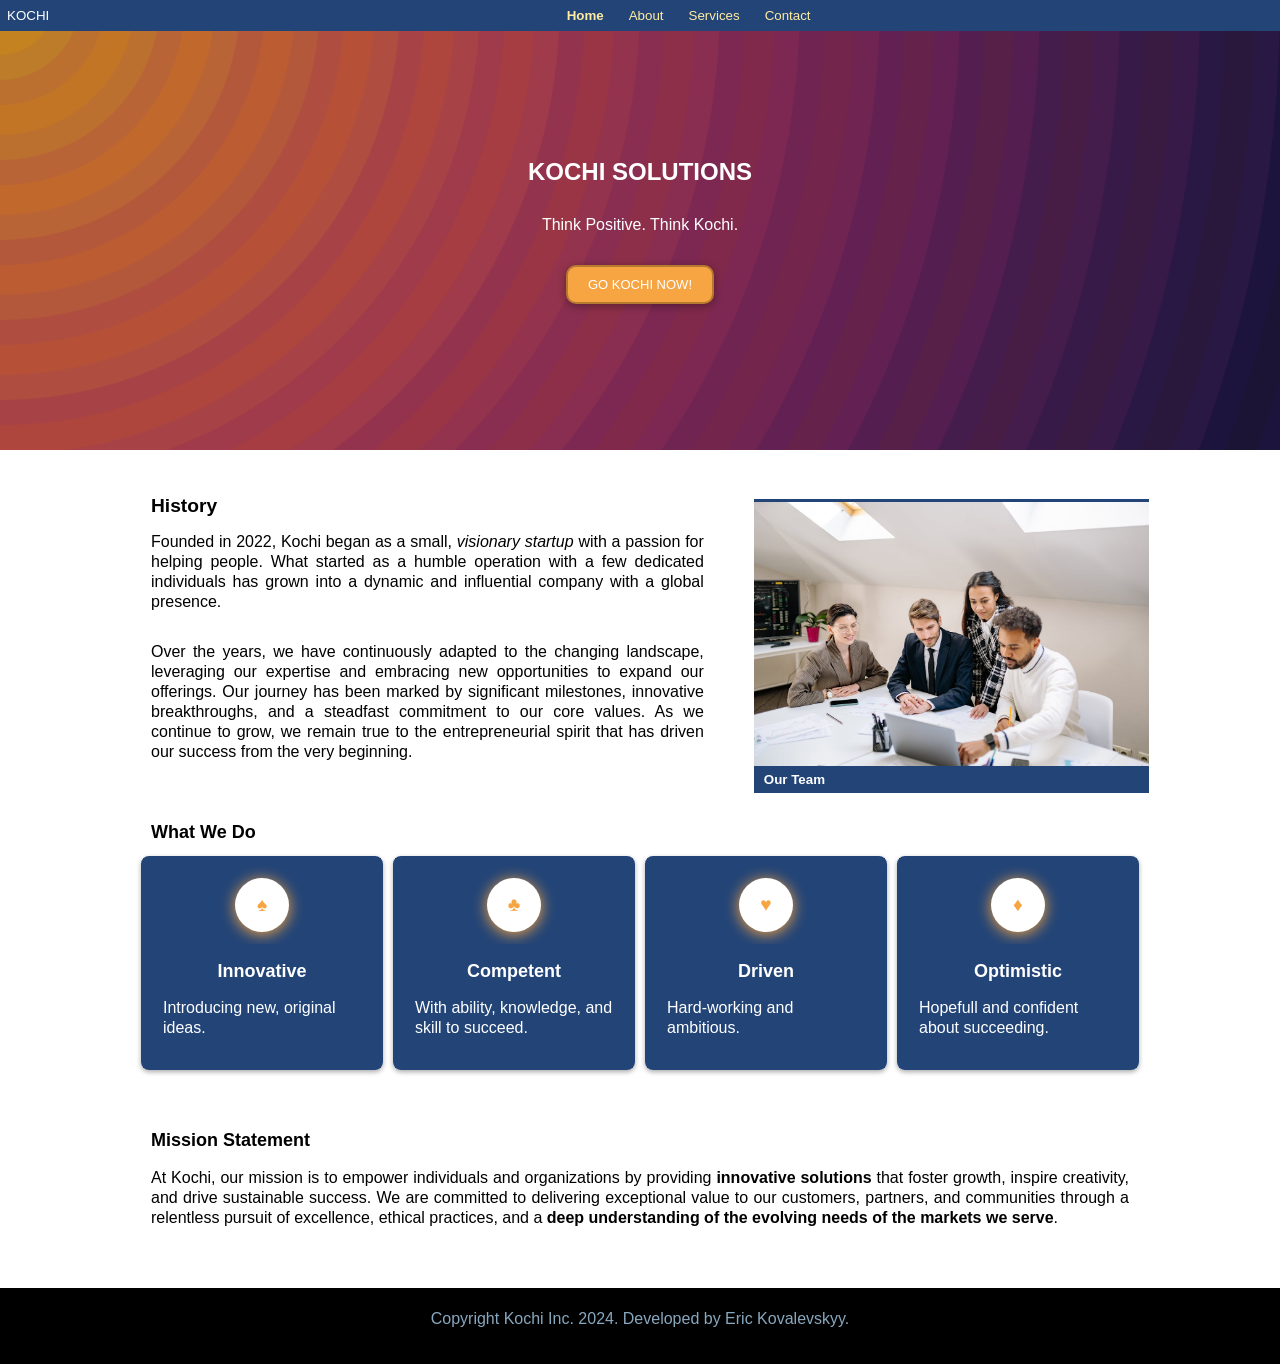
<file: index.html>
<!DOCTYPE html>

<html lang="en">
    
    <head>
        <meta charset="UTF-8">
        <meta name="viewport" content="width=device-width, initial-scale=1.0">
        <meta name="description" content="Empowering ideas through innovation and smart solutions. We help individuals and businesses grow with confidence. Think Positive. Think Kochi.">
        <title>Kochi Solutions</title>
        <link rel="stylesheet" href="css/global.css">
        <link rel="stylesheet" href="css/home.css">
        </head>
    <body>
        <header>
            <div class="header">
                <div class="brand-name">
                    <a href="./index.html">KOCHI</a>
                </div>

                <nav class="nav-bar">
                    <ul>
                        <li><a href="./index.html"><b>Home</b></a></li>
                        <li><a href="pages/about.html">About</a></li>
                        <li><a href="pages/services.html">Services</a></li>
                        <li><a href="pages/contact.html">Contact</a></li>
                    </ul>
                </nav>
            </div>

            <div class="top-bar">
                <div>
                    <h1>KOCHI SOLUTIONS</h1>
                    <p>Think Positive. Think Kochi.</p>
                    <a role="button" class="btn" href="pages/signup.html">GO KOCHI NOW!</a>
                </div>
            </div>
        </header>

        <main>

            <div class="justify history-section">
                <figure class="team-card">
                    <img class="team-card-image" src="images/people-working.jpg" alt="Our Team working together.">
                    <figcaption class="team-caption">Our Team</figcaption>
                </figure>
                <article>
                    <h2>History</h2>
                    <p>Founded in <time datetime="2022">2022</time>,
                        Kochi began as a small, <span class="italic"> visionary startup</span> with a passion for helping people. 
                        What started as a humble operation with a few dedicated individuals has grown into a dynamic and influential company with a global presence.
                    </p>
                    <p> Over the years, we have continuously adapted to the changing landscape, leveraging our expertise and embracing new opportunities to expand our offerings. Our journey has been marked by significant milestones, innovative breakthroughs, and a steadfast commitment to our core values. As we continue to grow, we remain true to the entrepreneurial spirit that has driven our success from the very beginning.
                    </p>
                </article>
            </div>

            <section>
                <h3 class="what-we-do">What We Do</h3>

                <section class="card-container">
                    <div class="card">
                      <div class="symbol"><h2 class="card-item">♠</h2></div> 
                        <h3 class="card-header">Innovative</h3>
                        <p class="card-description">Introducing new, original ideas.</p>
                    </div>

                    <div class="card">
                        <div class="symbol"><h2 class="card-item">♣</h2></div> 
                        <h3 class="card-header">Competent</h3>
                        <p class="card-description">With ability, knowledge, and skill to succeed.</p>
                    </div>

                    <div class="card">
                        <div class="symbol"><h2 class="card-item">♥</h2></div> 
                        <h3 class="card-header">Driven</h3>
                        <p class="card-description">Hard-working and ambitious.</p>
                    </div>

                    <div class="card">
                        <div class="symbol"><h2 class="card-item">♦</h2></div> 
                        <h3 class="card-header">Optimistic</h3>
                        <p class="card-description">Hopefull and confident about succeeding.</p>
                    </div>
                </section>

                <article class="justify article-justify">
                    <h3>Mission Statement</h3>
                    <p>At Kochi, our mission is to empower individuals and organizations by providing
                        <span class="bold"> innovative solutions</span> that foster growth, inspire creativity, and drive sustainable success.
                        We are committed to delivering exceptional value to our customers, partners, and communities through a relentless pursuit of excellence, ethical practices, and a
                        <span class="bold"> deep understanding of the evolving needs of the markets we serve</span>.
                    </p>
                </article>
            </section>
        </main>

        <footer>
            <p>Copyright Kochi Inc. 2024. Developed by Eric Kovalevskyy.</p>
        </footer>
        
    </body>

</html>
</file>
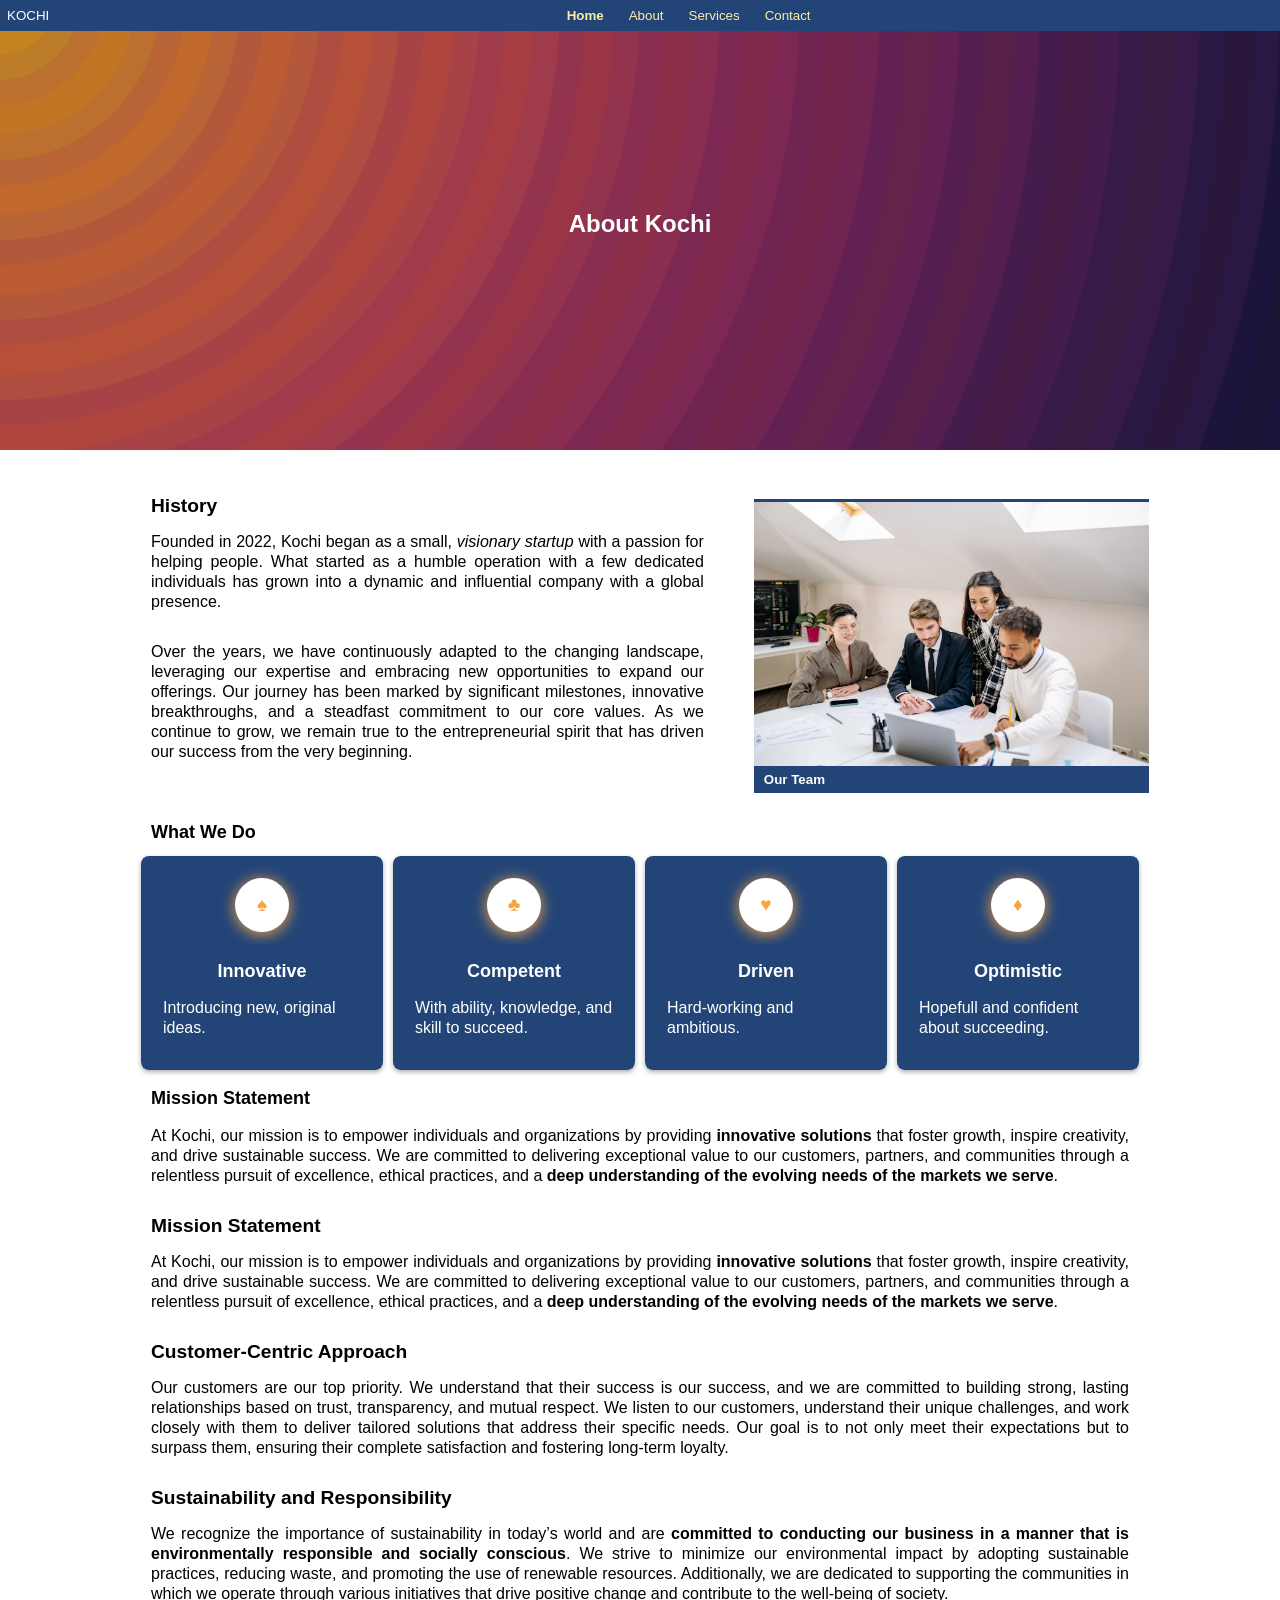
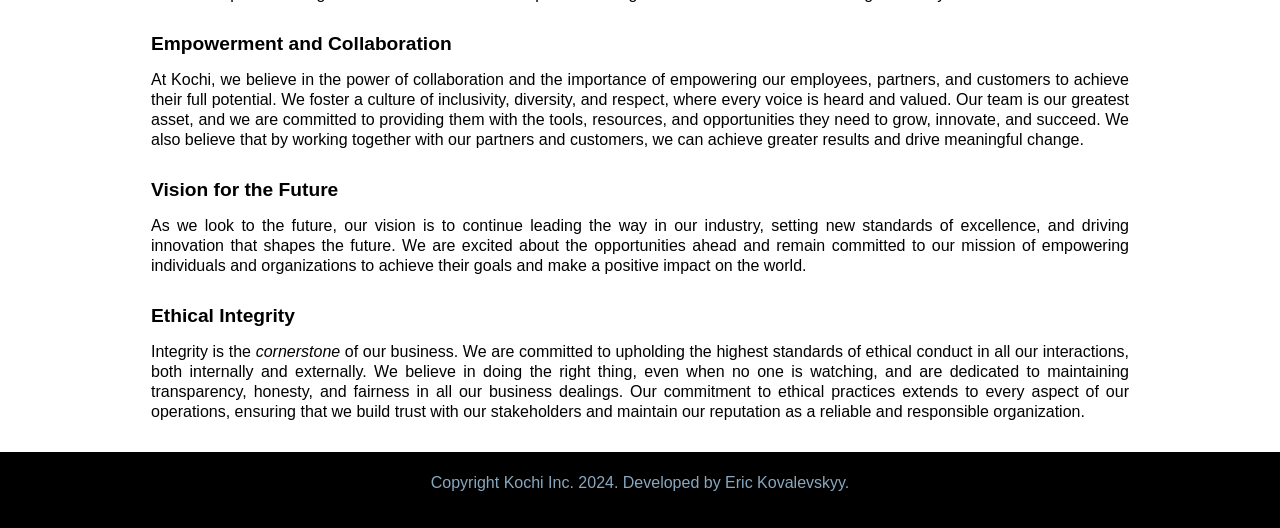
<file: pages/about.html>
<!DOCTYPE html>

<html lang="en">
    
    <head>
        <meta charset="UTF-8">
        <meta name="viewport" content="width=device-width, initial-scale=1.0">
        <meta name="description" content="Kochi began as a visionary startup driven by passion and purpose. We believe in innovation, integrity, and continuous growth. Our mission is to create lasting impact through smart solutions.">
        <title>About Kochi Solutions</title>
        <link rel="stylesheet" href="../css/global.css">
        <link rel="stylesheet" href="../css/home.css">
    </head>
    
     <body>
        <header>
            <div class="header">
                <div class="brand-name">
                    <a href="../index.html">KOCHI</a>
                </div>

                <nav class="nav-bar">
                    <ul>
                        <li><a href="../index.html"><b>Home</b></a></li>
                        <li><a href="/pages/about.html">About</a></li>
                        <li><a href="/pages/services.html">Services</a></li>
                        <li><a href="/pages/contact.html">Contact</a></li>
                    </ul>
                </nav>
            </div>

            <div class="top-bar">
                <div>
                <h1>About Kochi</h1>
                </div>
            </div>
        </header>

        <main>

            <div class="justify history-section">
                <figure class="team-card">
                    <img class="team-card-image" src="/images/people-working.jpg" alt="Our Team working together.">
                    <figcaption class="team-caption">Our Team</figcaption>
                </figure>
                <article>
                    <h2>History</h2>
                    <p>Founded in <time datetime="2022">2022</time>,
                        Kochi began as a small, <span class="italic"> visionary startup</span> with a passion for helping people. 
                        What started as a humble operation with a few dedicated individuals has grown into a dynamic and influential company with a global presence.
                    </p>
                    <p> Over the years, we have continuously adapted to the changing landscape, leveraging our expertise and embracing new opportunities to expand our offerings. Our journey has been marked by significant milestones, innovative breakthroughs, and a steadfast commitment to our core values. As we continue to grow, we remain true to the entrepreneurial spirit that has driven our success from the very beginning.
                    </p>
                </article>
            </div>

            <section>
                <h3 class="what-we-do">What We Do</h3>

                <section class="card-container">
                    <div class="card">
                      <div class="symbol"><h2 class="card-item">♠</h2></div> 
                        <h3 class="card-header">Innovative</h3>
                        <p class="card-description">Introducing new, original ideas.</p>
                    </div>

                    <div class="card">
                        <div class="symbol"><h2 class="card-item">♣</h2></div> 
                        <h3 class="card-header">Competent</h3>
                        <p class="card-description">With ability, knowledge, and skill to succeed.</p>
                    </div>

                    <div class="card">
                        <div class="symbol"><h2 class="card-item">♥</h2></div> 
                        <h3 class="card-header">Driven</h3>
                        <p class="card-description">Hard-working and ambitious.</p>
                    </div>

                    <div class="card">
                        <div class="symbol"><h2 class="card-item">♦</h2></div> 
                        <h3 class="card-header">Optimistic</h3>
                        <p class="card-description">Hopefull and confident about succeeding.</p>
                    </div>
                </section>

                <article class="justify">
                    <h3>Mission Statement</h3>
                    <p>At Kochi, our mission is to empower individuals and organizations by providing
                        <span class="bold"> innovative solutions</span> that foster growth, inspire creativity, and drive sustainable success.
                        We are committed to delivering exceptional value to our customers, partners, and communities through a relentless pursuit of excellence, ethical practices, and a
                        <span class="bold"> deep understanding of the evolving needs of the markets we serve</span>.
                    </p>
                </article>
            </section>

            <div>
                <article class="justify">
                    <h2>Mission Statement</h2>
                    <p>At Kochi, our mission is to empower individuals and organizations by providing
                        <span class="bold"> innovative solutions</span> that foster growth, inspire creativity, and drive sustainable success.
                        We are committed to delivering exceptional value to our customers, partners, and communities through a relentless pursuit of excellence, ethical practices, and a
                        <span class="bold"> deep understanding of the evolving needs of the markets we serve</span>.
                    </p>


                    <h2>Customer-Centric Approach</h2>
                    <p>
                        Our customers are our top priority. We understand that their success is our success, and we are committed to building strong, lasting relationships based on trust, transparency, and mutual respect. We listen to our customers, understand their unique challenges, and work closely with them to deliver tailored solutions that address their specific needs. Our goal is to not only meet their expectations but to surpass them, ensuring their complete satisfaction and fostering long-term loyalty.
                    </p>

                    <h2>Sustainability and Responsibility</h2>
                    <p>We recognize the importance of sustainability in today’s world and are
                        <span class="bold"> committed to conducting our business in a manner that is environmentally responsible and socially conscious</span>.
                         We strive to minimize our environmental impact by adopting sustainable practices, reducing waste, and promoting the use of renewable resources. Additionally, we are dedicated to supporting the communities in which we operate through various initiatives that drive positive change and contribute to the well-being of society.
                    </p>

                    <h2>Empowerment and Collaboration</h2>
                    <p>At Kochi, we believe in the power of collaboration and the importance of empowering our employees, partners, and customers to achieve their full potential. We foster a culture of inclusivity, diversity, and respect, where every voice is heard and valued. Our team is our greatest asset, and we are committed to providing them with the tools, resources, and opportunities they need to grow, innovate, and succeed. We also believe that by working together with our partners and customers, we can achieve greater results and drive meaningful change.
                    </p>
               
                    <h2>Vision for the Future</h2>
                    <p>As we look to the future, our vision is to continue leading the way in our industry, setting new standards of excellence, and driving innovation that shapes the future. We are excited about the opportunities ahead and remain committed to our mission of empowering individuals and organizations to 
                        <span >achieve their goals and make a positive impact on the world</span>.
                    </p>

                    <h2>Ethical Integrity</h2>
                    <p>
                        Integrity is the<span class="italic"> cornerstone</span> of our business. 
                        We are committed to upholding the highest standards of ethical conduct in all our interactions, both internally and externally. We believe in doing the right thing, even when no one is watching, and are dedicated to maintaining transparency, honesty, and fairness in all our business dealings. Our commitment to ethical practices extends to every aspect of our operations, ensuring that we build trust with our stakeholders and maintain our reputation as a reliable and responsible organization.
                    </p>
                </article>
            </div>
        </main>

        <footer>
            <p>Copyright Kochi Inc. 2024. Developed by Eric Kovalevskyy.</p>
        </footer>
        
    </body>


</html>
</file>
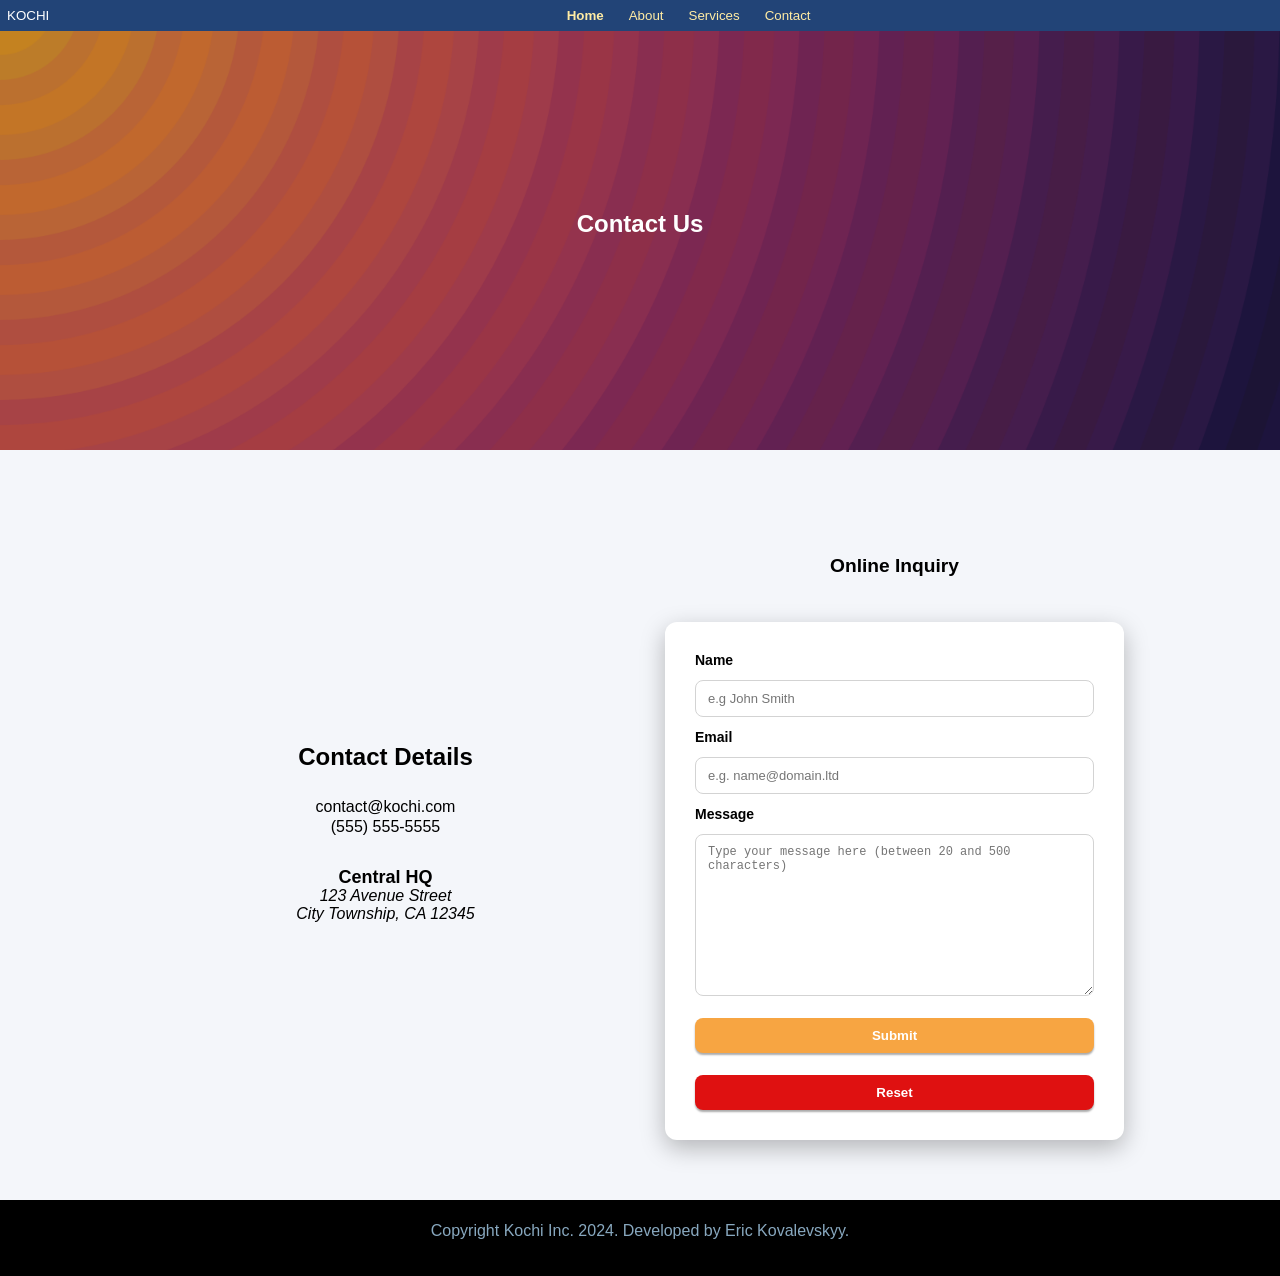
<file: pages/contact.html>
<!DOCTYPE html>

<html lang="en">
    
    <head>
        <meta charset="UTF-8">
        <meta name="viewport" content="width=device-width, initial-scale=1.0">
        <meta name="description" content="Have questions or need assistance? Our team is ready to support you. Reach out — we’d love to hear from you.">
        <title>Contact Kochi Solutions</title>
        <link rel="stylesheet" href="../css/global.css">
        <link rel="stylesheet" href="../css/contact.css">

        </head>
     <body>
        <header>
            <div class="header">
                <div class="brand-name">
                    <a href="../index.html">KOCHI</a>
                </div>

                <nav class="nav-bar">
                    <ul>
                        <li><a href="../index.html"><b>Home</b></a></li>
                        <li><a href="/pages/about.html">About</a></li>
                        <li><a href="/pages/services.html">Services</a></li>
                        <li><a href="/pages/contact.html">Contact</a></li>
                    </ul>
                </nav>
            </div>

            <div class="top-bar">
                <div>
                <h1>Contact Us</h1>
                </div>
            </div>
        </header>

        <main class="contact-page">

            <section class="contact-container">
                <div class="contact">
                    <h2 class="contact-header2">Contact Details</h2>
                    <p>contact@kochi.com <br>(555) 555-5555</p>
                    <h3 class="contact-header3">Central HQ</h3>
                    <address>123 Avenue Street <br>City Township, CA 12345</address>
                </div>
            </section>

            <section class="form-container">
                <h2 class="contact">Online Inquiry</h2>
                <form method="post" class="form">
                    <label class="form-label" for="name">Name</label>
                    <input class="form-input" id="name" name="name" type="text" minlength="2" maxlength="20" required placeholder="e.g John Smith">

                    <label class="form-label" for="email">Email</label>
                    <input class="form-input" id="email" name="email" type="email" required placeholder="e.g. name@domain.ltd">

                    <label class="form-label" for="message">Message</label>
                    <textarea class="form-textarea" id="message" name="message" rows="10" minlength="20" maxlength="500" required placeholder="Type your message here (between 20 and 500 characters)"></textarea>

                    <button class="form-button" type="submit">Submit</button>
                    <button class="reset-btn" type="reset">Reset</button>

                </form>
            </section>
            
        </main>

        <footer>
            <p>Copyright Kochi Inc. 2024. Developed by Eric Kovalevskyy.</p>
        </footer>
        
    </body>


</html>
</file>
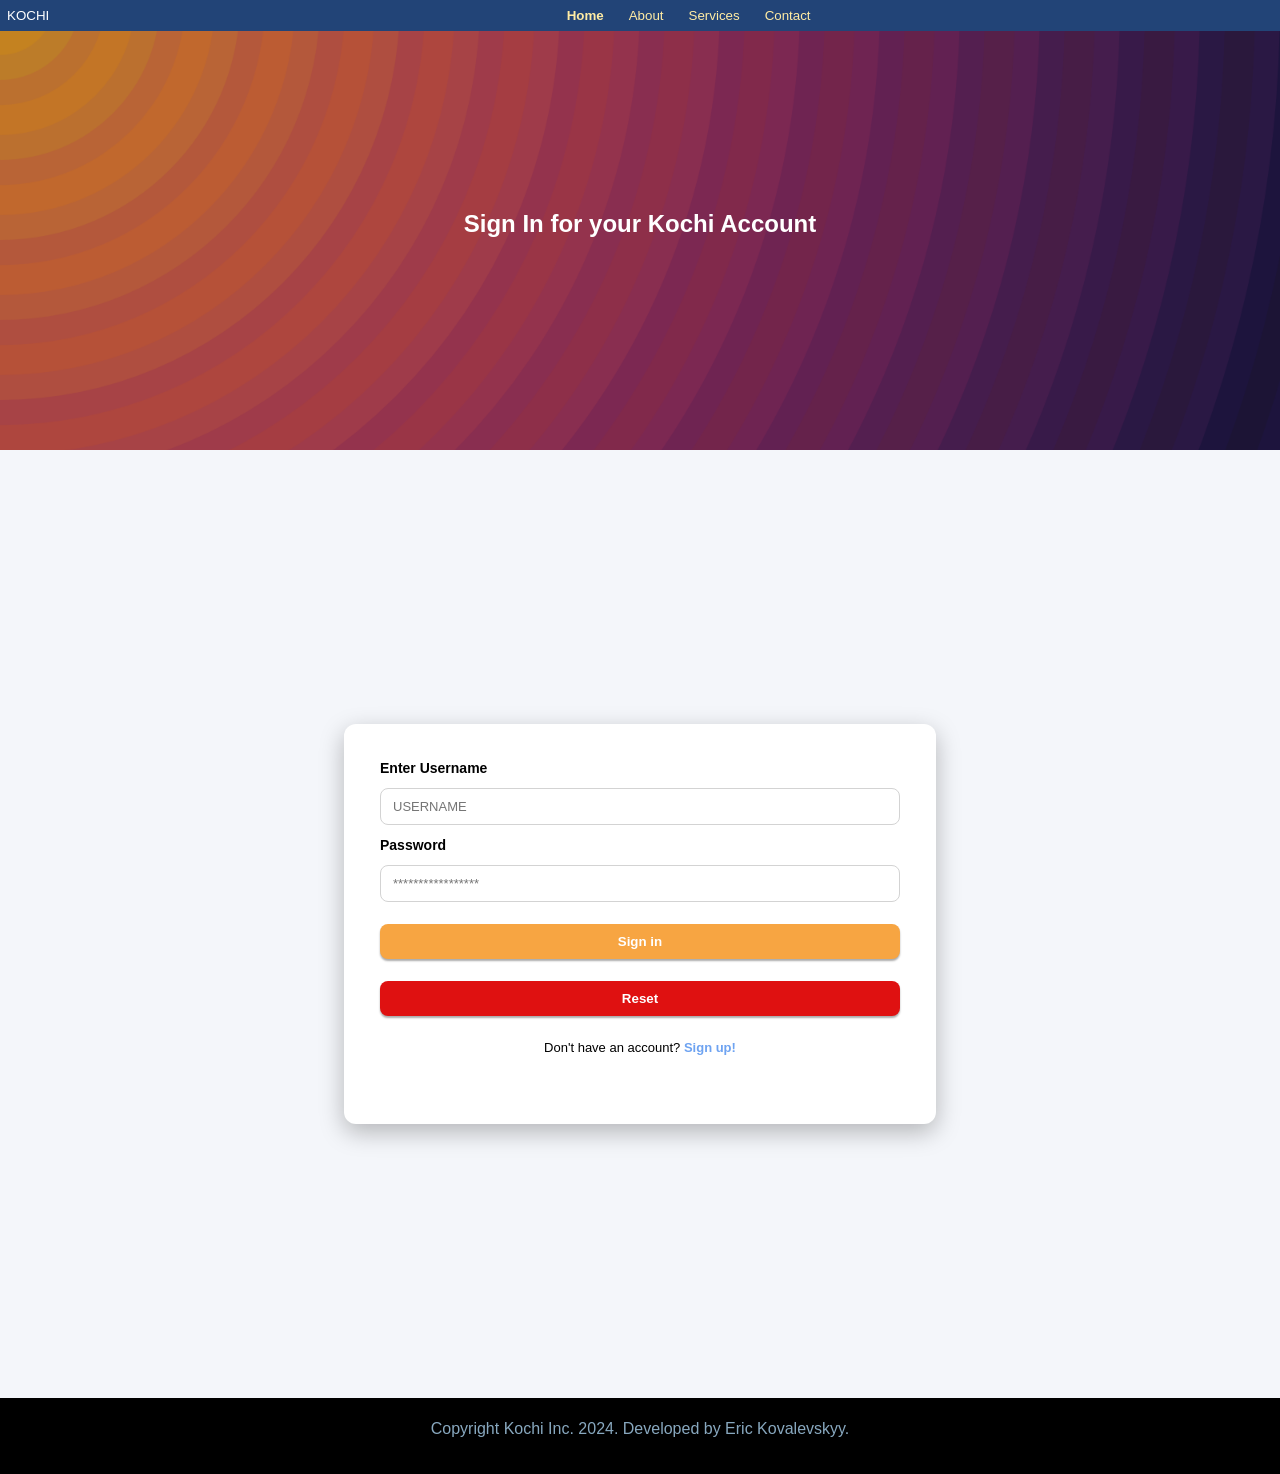
<file: pages/login.html>
<!DOCTYPE html>

<html lang="en">
    
    <head>
        <meta charset="UTF-8">
        <meta name="viewport" content="width=device-width, initial-scale=1.0">
        <meta name="description" content="Welcome back to Kochi Solutions. Access your account to continue your journey. Secure, simple, and seamless.">
        <title>Login To Kochi Solutions</title>
        <link rel="stylesheet" href="../css/global.css">
        <link rel="stylesheet" href="../css/signform.css">

        </head>
     <body>
        <header>
            <div class="header">
                <div class="brand-name">
                    <a href="../index.html">KOCHI</a>
                </div>

                <nav class="nav-bar">
                    <ul>
                        <li><a href="../index.html"><b>Home</b></a></li>
                        <li><a href="/pages/about.html">About</a></li>
                        <li><a href="/pages/services.html">Services</a></li>
                        <li><a href="/pages/contact.html">Contact</a></li>
                    </ul>
                </nav>
            </div>

            <div class="top-bar">
                <div>
                <h1>Sign In for your Kochi Account</h1>
                </div>
            </div>
        </header>

        <main>
            <div class="form-container">
                <form method="post" class="form">
                    <label class="form-label" for="username">Enter Username</label>
                    <input class="form-input" id="username" name="username" type="text" minlength="5" maxlength="20" required placeholder="USERNAME">

                    <label class="form-label" for="password">Password</label>
                    <input class="form-input" id="password" name="password" type="password" minlength="8" maxlength="20" required placeholder="*****************">

                    <button class="form-button" type="submit">Sign in</button>
                    <button class="reset-btn" type="reset">Reset</button>

                    <p class="form-p">Don't have an account? <a class="form-a" href="/pages/signup.html">Sign up!</a></p> 
                </form>
            </div>
        </main>

        <footer>
            <p>Copyright Kochi Inc. 2024. Developed by Eric Kovalevskyy.</p>
        </footer>
        
    </body>


</html>
</file>
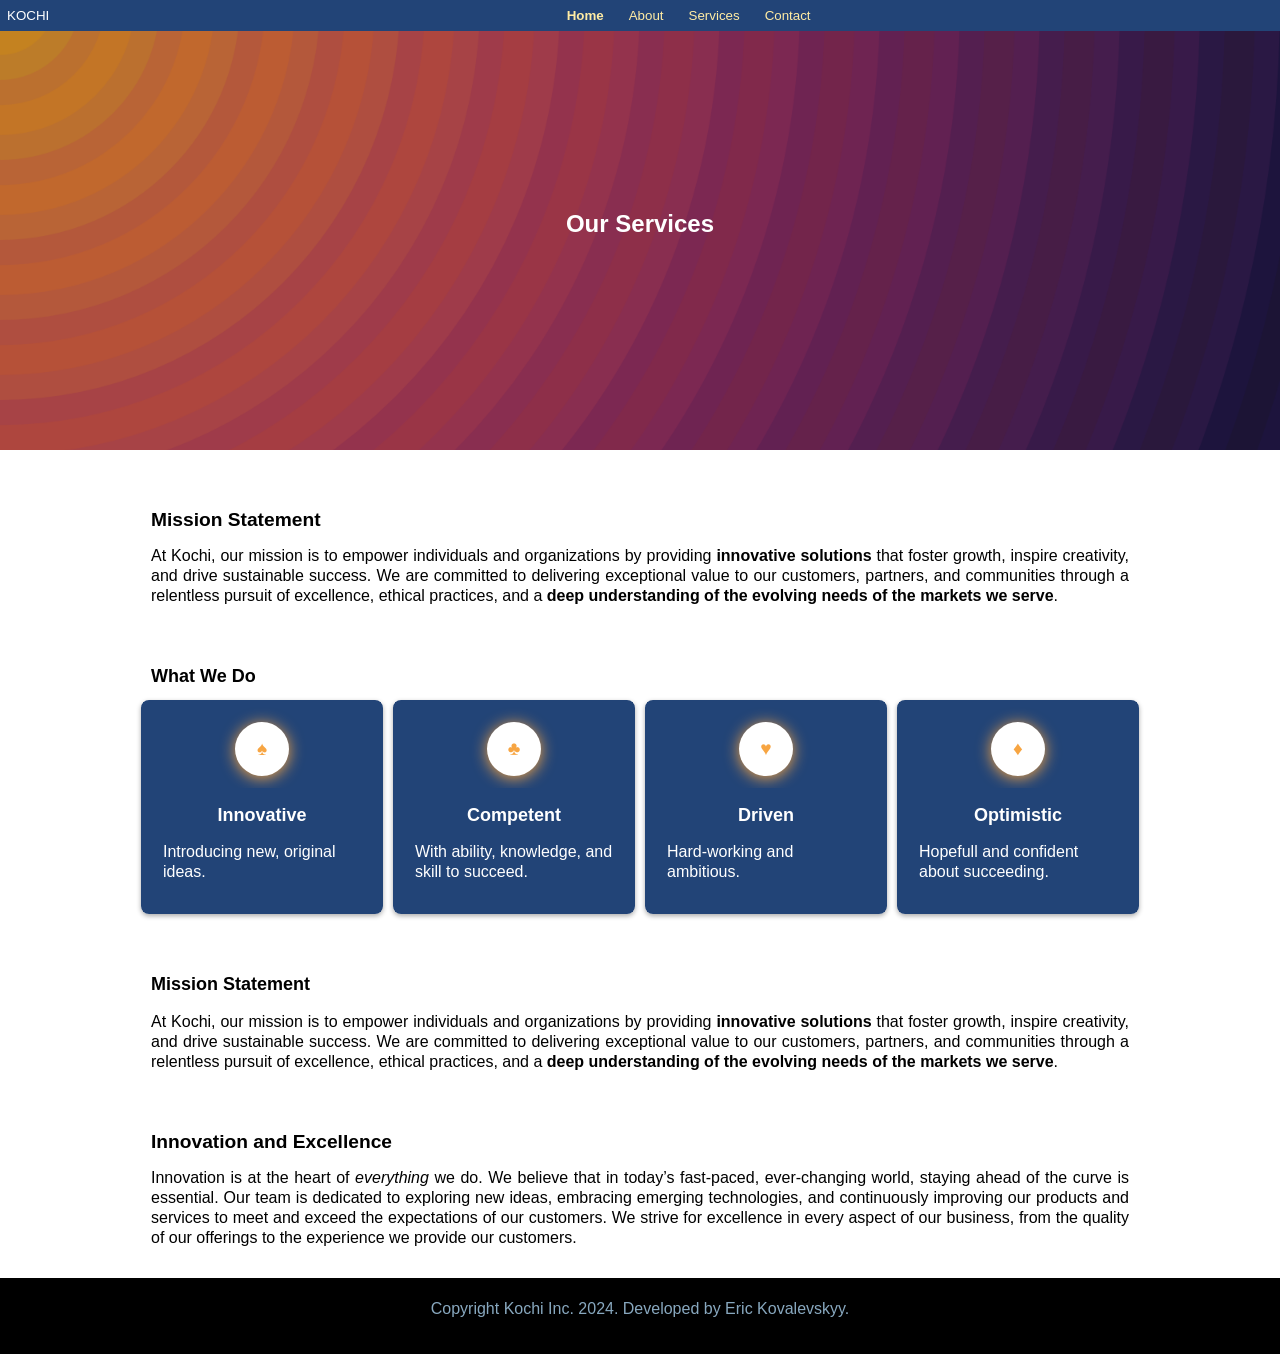
<file: pages/services.html>
<!DOCTYPE html>

<html lang="en">
    
    <head>
        <meta charset="UTF-8">
        <meta name="viewport" content="width=device-width, initial-scale=1.0">
        <meta name="description" content="We deliver innovative solutions tailored to your needs. From strategy to execution, we help you succeed. Reliable. Efficient. Results-driven.">
        <title>Kochi Solutions Services</title>
        <link rel="stylesheet" href="../css/global.css">
        <link rel="stylesheet" href="../css/home.css">
    </head>
    
     <body>
        <header>
            <div class="header">
                <div class="brand-name">
                    <a href="../index.html">KOCHI</a>
                </div>

                <nav class="nav-bar">
                    <ul>
                        <li><a href="../index.html"><b>Home</b></a></li>
                        <li><a href="/pages/about.html">About</a></li>
                        <li><a href="/pages/services.html">Services</a></li>
                        <li><a href="/pages/contact.html">Contact</a></li>
                    </ul>
                </nav>
            </div>

            <div class="top-bar">
                <div>
                <h1>Our Services</h1>
                </div>
            </div>
        </header>

        <main>
             <article class="justify article-justify">
                    <h2>Mission Statement</h2>
                    <p>At Kochi, our mission is to empower individuals and organizations by providing
                        <span class="bold"> innovative solutions</span> that foster growth, inspire creativity, and drive sustainable success.
                        We are committed to delivering exceptional value to our customers, partners, and communities through a relentless pursuit of excellence, ethical practices, and a
                        <span class="bold"> deep understanding of the evolving needs of the markets we serve</span>.
                    </p>
             </article>

             <section>
                <h3 class="what-we-do">What We Do</h3>

                <section class="card-container">
                    <div class="card">
                      <div class="symbol"><h2 class="card-item">♠</h2></div> 
                        <h3 class="card-header">Innovative</h3>
                        <p class="card-description">Introducing new, original ideas.</p>
                    </div>

                    <div class="card">
                        <div class="symbol"><h2 class="card-item">♣</h2></div> 
                        <h3 class="card-header">Competent</h3>
                        <p class="card-description">With ability, knowledge, and skill to succeed.</p>
                    </div>

                    <div class="card">
                        <div class="symbol"><h2 class="card-item">♥</h2></div> 
                        <h3 class="card-header">Driven</h3>
                        <p class="card-description">Hard-working and ambitious.</p>
                    </div>

                    <div class="card">
                        <div class="symbol"><h2 class="card-item">♦</h2></div> 
                        <h3 class="card-header">Optimistic</h3>
                        <p class="card-description">Hopefull and confident about succeeding.</p>
                    </div>
                </section>

                <article class="justify article-justify">
                    <h3>Mission Statement</h3>
                    <p>At Kochi, our mission is to empower individuals and organizations by providing
                        <span class="bold"> innovative solutions</span> that foster growth, inspire creativity, and drive sustainable success.
                        We are committed to delivering exceptional value to our customers, partners, and communities through a relentless pursuit of excellence, ethical practices, and a
                        <span class="bold"> deep understanding of the evolving needs of the markets we serve</span>.
                    </p>
                </article>
            </section>

                <article class="justify">
                    <h2>Innovation and Excellence</h2>
                    <p>Innovation is at the heart of <em> everything</em> we do.
                        We believe that in today’s fast-paced, ever-changing world, staying ahead of the curve is essential. Our team is dedicated to exploring new ideas, embracing emerging technologies, and continuously improving our products and services to meet and exceed the expectations of our customers. We strive for excellence in every aspect of our business, from the quality of our offerings to the experience we provide our customers.
                    </p>
                </article>
            </section>
        </main>

        <footer>
            <p>Copyright Kochi Inc. 2024. Developed by Eric Kovalevskyy.</p>
        </footer>
        
    </body>


</html>
</file>
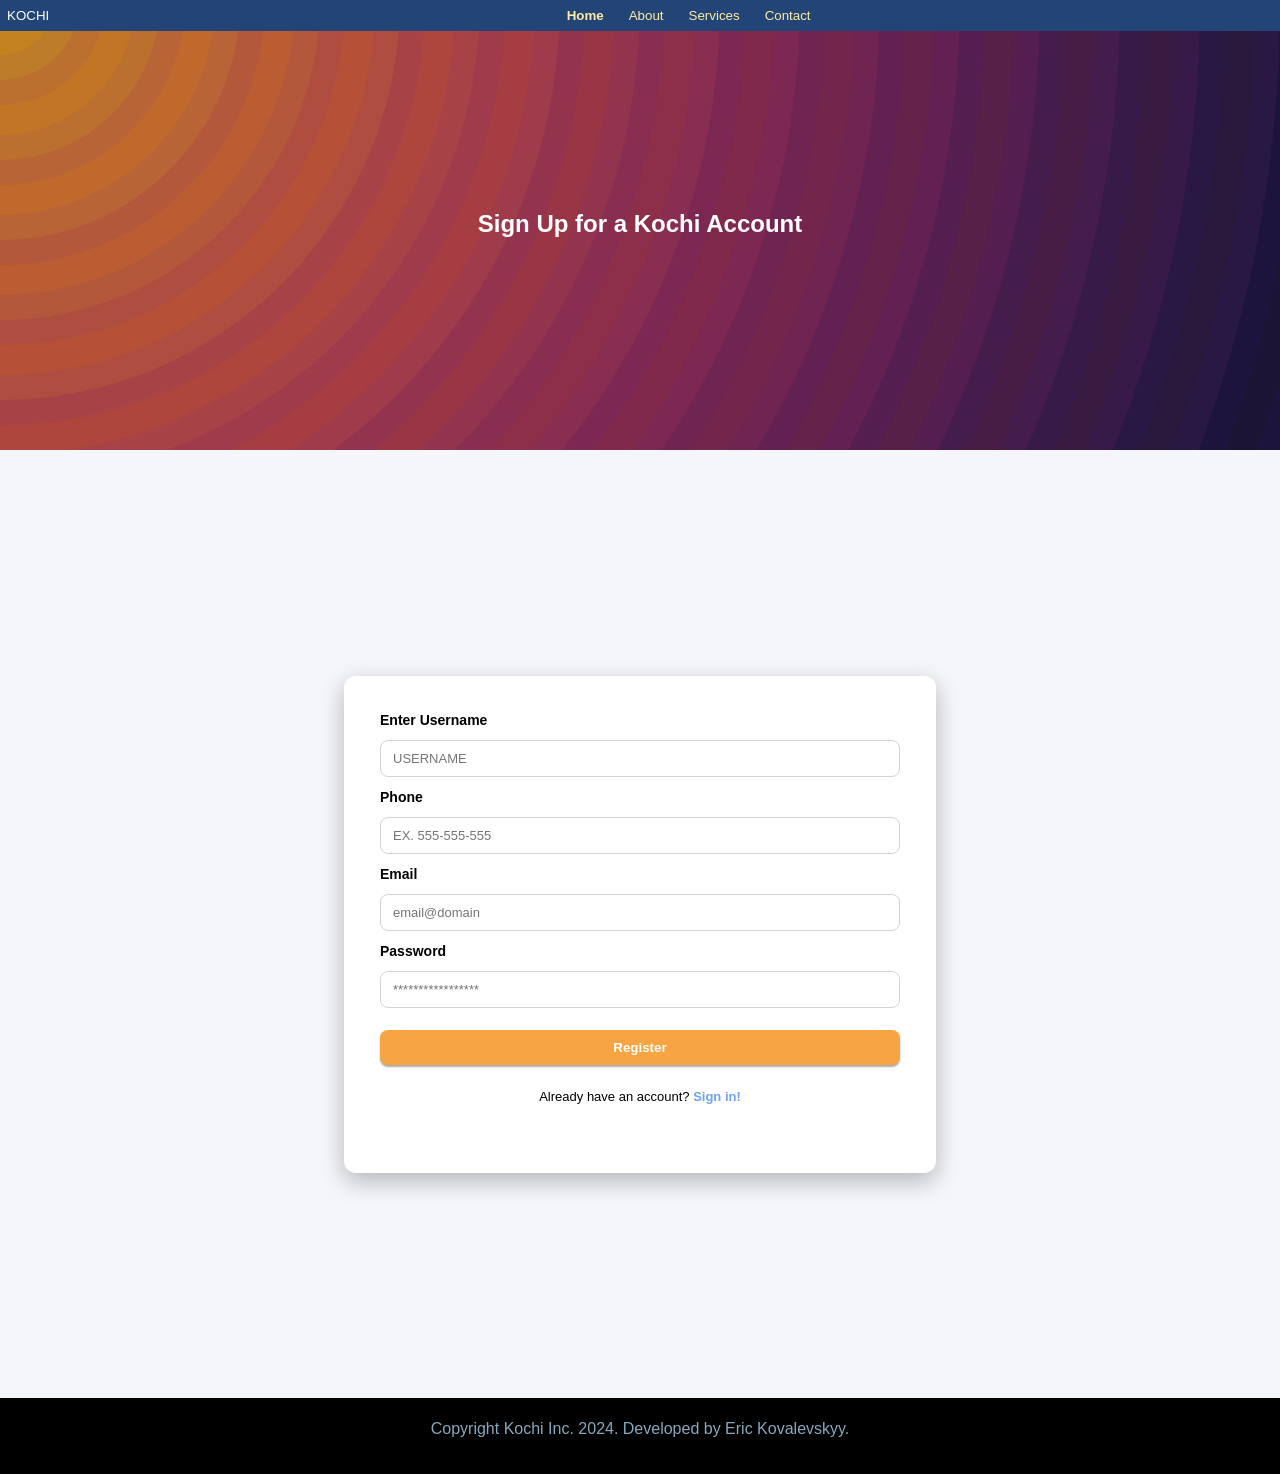
<file: pages/signup.html>
<!DOCTYPE html>

<html lang="en">
    
    <head>
        <meta charset="UTF-8">
        <meta name="viewport" content="width=device-width, initial-scale=1.0">
        <meta name="description" content="Join Kochi and unlock new opportunities for growth. Create your account and become part of our community. Your journey starts here.">
        <title>Create Your Kochi Solutions Account</title>
        <link rel="stylesheet" href="../css/global.css">
        <link rel="stylesheet" href="../css/signform.css">

        </head>
     <body>
        <header>
            <div class="header">
                <div class="brand-name">
                    <a href="../index.html">KOCHI</a>
                </div>

                <nav class="nav-bar">
                    <ul>
                        <li><a href="../index.html"><b>Home</b></a></li>
                        <li><a href="/pages/about.html">About</a></li>
                        <li><a href="/pages/services.html">Services</a></li>
                        <li><a href="/pages/contact.html">Contact</a></li>
                    </ul>
                </nav>
            </div>

            <div class="top-bar">
                <div>
                <h1>Sign Up for a Kochi Account</h1>
                </div>
            </div>
        </header>

        <main>
            <div class="form-container">
                <form method="post" class="form">
                    <label class="form-label" for="username">Enter Username</label>
                    <input class="form-input" id="username" name="username" type="text" minlength="5" maxlength="20" required placeholder="USERNAME">

                    <label class="form-label" for="phone-number">Phone</label>
                    <input class="form-input" id="phone-number" name="phone-number" type="tel" minlength="9" maxlength="15" pattern="[0-9]+" required placeholder="EX. 555-555-555">

                    <label class="form-label" for="email">Email</label>
                    <input class="form-input" id="email" name="email" type="email" required placeholder="email@domain">

                    <label class="form-label" for="password">Password</label>
                    <input class="form-input" id="password" name="password" type="password" minlength="8" maxlength="20" required placeholder="*****************">

                    <button class="form-button" type="submit">Register</button>
                    <p class="form-p">Already have an account? <a class="form-a" href="/pages/login.html">Sign in!</a></p> 
                </form>
            </div>
        </main>

        <footer>
            <p>Copyright Kochi Inc. 2024. Developed by Eric Kovalevskyy.</p>
        </footer>
        
    </body>


</html>
</file>
<file: css/global.css>
*{
    text-decoration: none;
}

body{
    margin: 0;
}

    /*==== HEADER ====*/

.header{
    width: 100%;
    padding: 5px 2px;

    position: absolute;
    display: flex;
    justify-content: space-between;
    align-items: center;

    font-size: smaller;
    font-family:'Gill Sans', 'Gill Sans MT', Calibri, 'Trebuchet MS', sans-serif;

    background-color: #224477;
    box-sizing: border-box;
}

.brand-name a{
    color: white;
    padding-left: 5px;
}

.nav-bar{
    flex: 1;
    
    display: block;
    padding: 3px 0 3px 50px;
}

.nav-bar ul{
    display: flex;
    flex-wrap: wrap;
    justify-content: center;
    padding: 0;
    margin: 0;

    gap: 25px;
    padding: 0;
    margin: 0;
}

.nav-bar a{
    color: #FFECA4;
    font-weight: 500;
}

.nav-bar li{
    list-style-type: none;
}

    /*==== TOP BAR ====*/


.top-bar{
    background-image: url(../images/rainbow-vortex.png);
    background-size: cover;
    min-height: 50vh;

    
    background-repeat: no-repeat;

    font-family:Verdana, Geneva, Tahoma, sans-serif;
    color: white;

    display: grid;
}

.btn{
    display: inline-block;

    background-color: #F7A542;
    border: solid 2px #B57930;
    border-radius: 10px;
    box-shadow: 0 2px 8px #0005;

    padding: 10px 20px;

    font-size: small;
    color: white;
}

.top-bar a:hover{
    cursor: pointer;
    background-color: #ffb152;
    /*border: #ffb152 solid 2px;*/
}
.top-bar a:active{
    background-color: #B57930;
    scale: 0.98;
    box-shadow: 0 2px 6px #0009;
}

.top-bar div{
    display: flex;
    justify-content: center;
    align-items: center;
    flex-direction: column;
}

.top-bar h1{
    font-size: x-large;
    margin: 0 5px 2px 5px;
    text-align: center;
}

.top-bar h2{
    text-align: left;
}

article{
    margin: 10px 20px;
    
    font-family:'Segoe UI', Tahoma, Geneva, Verdana, sans-serif;
}

    /*==== FOOTER ====*/

footer{
    width: 100%;
    padding: 5px 2px;

    position: absolute;

    font-size: smaller;
    font-family:'Gill Sans', 'Gill Sans MT', Calibri, 'Trebuchet MS', sans-serif;
    text-align: center;

    color: #88A8BF;
    background-color: #000000;

    box-sizing: border-box;
}

    /*==== TEXT ====*/

h1 { font-size:xx-large; font-weight:bolder; line-height:50px; }
h2 { font-size:larger; font-weight:bold; line-height: 20px;}
h3 { font-size: large; font-weight: 700; line-height: 20px;}
p { font-size:medium; line-height:20px; margin-bottom:30px; }

.bold{
    font-weight: bold;
}
.italic{
    font-style: italic;
}
.justify p{
    text-align: justify;
}

.article-justify{
    margin: 60px 20px;
}
</file>
<file: css/home.css>
/* ==== What We Do ==== */

.what-we-do{
     margin-top: 20px;
    margin-left: 20px;
    margin-bottom: 14px;

    font-family:'Franklin Gothic Medium', 'Arial Narrow', Arial, sans-serif;
    font-size: 18px;
    font-weight: 700;
}

.card-container{
    display: grid;
    grid-template-columns: 1fr 1fr;
    grid-template-rows: 1fr 1fr;
    gap: 10px;

    margin: 10px;
}

.card{
    display: grid;
    grid-template-columns: 1fr;

    border: solid 2px #224477 ;
    border-radius: 8px;
    box-shadow: 0 2px 5px #0005;

    font-family: 'Segoe UI', Tahoma, Geneva, Verdana, sans-serif;    
}

 .card-header{
    margin: 0;
    padding: 2px 2px;
    height: 50px;
    align-content: center;

    color: #fff;
    background-color: #224477;

    text-align: center;
 }

 .card-description{
    color: white;
    background-color: #224477;

    margin: 0;
    padding: 0 20px 20px;
    height: 50px;
 }
 
.symbol{
     background-color: #224477;
}

 .card-item{
    margin:  20px auto 12px auto;
    padding: 2px 2px;
    height: 50px;
    width: 50px;
    
    align-content: center;

    color: #F7A542;
    background-color: #fff;
    border-radius: 50%;
    box-shadow: 0 2px 15px;


    text-align: center;
 }

 /* ==== HISTORY ==== */
.history-section{
      margin-top: 20px;
}

.team-card{
    width: 100%;
    margin: 0;
    max-width: 100%;
    order: 1;
}

.team-card-image{
    margin-top: 20px;

    width: 100%;
    height: auto;
    display: block;

    border-top: solid #224477;
}

.team-caption{
    background: #224477;
    color: white;
    padding: 6px 10px;

    font-family: 'Lucida Sans', 'Lucida Sans Regular', 'Lucida Grande', 'Lucida Sans Unicode', Geneva, Verdana, sans-serif;
    font-weight: bold;
    font-size: smaller;

}

@media (min-width: 768px){

  main{
        max-width: 1050px;
        margin: 0 auto;
        padding: 0 16px;
        box-sizing: border-box;
  }

  .history-section{
        display: grid;
        grid-template-columns: 1.2fr 0.8fr;
        gap: 30px;
        align-items: center;
  }
}

@media (min-width: 1024px){
  .card-container{
    grid-template-columns: repeat(4, 1fr);
    grid-template-rows: auto;
  }

}
</file>
<file: css/contact.css>
body{
    background: #f4f6fa;
}

.contact-container{
    height: auto;
    margin-bottom: 0;

    display: block;
}
.contact{
    font-family: 'Lucida Sans', 'Lucida Sans Regular', 'Lucida Grande', 'Lucida Sans Unicode', Geneva, Verdana, sans-serif;
    text-align: center;

    
    padding: 30px; 
}

.contact-header2{
    font-size: x-large;
    font-weight:bolder;
    padding-bottom: 10px;
}

.contact-header3{
     margin: 0;
}


/* ==== Form card ====*/

.form-container{
    margin: 0;
    height: auto;
    
    display: block;
}


.form{
    font-family: 'Lucida Sans', 'Lucida Sans Regular', 'Lucida Grande', 'Lucida Sans Unicode', Geneva, Verdana, sans-serif;

    width: 100%;
    max-width: 420px;
    margin: 0 auto;
    min-width: 0;
    padding: 30px;
    
    background: white;
    border-radius: 12px;
    box-shadow: 0 8px 25px #0004;

    display: flex;
    flex-direction: column;
    gap: 12px;

        box-sizing: border-box;


}

.form-label{
    font-size: 14px;
    font-weight: bold;
}

.form-textarea{
     padding: 10px 12px;

    border: 1px solid lightgray;
    border-radius: 8px;
    font-size: small;
}


.form-textarea:invalid:not(:placeholder-shown){
    outline: 2px solid #df1111;
}

.form-textarea:valid{
    outline: 2px solid #22bb22;
}

.form-textarea:focus{
    outline: none;
    border-color: #000;
    box-shadow: 0 0 2px 3px #0002;
}

.form-input{
    padding: 10px 12px;

    border: 1px solid lightgray;
    border-radius: 8px;
    font-size: small;
}

.form-input:invalid:not(:placeholder-shown){
    outline: 2px solid #df1111;
}

.form-input:valid{
    outline: 2px solid #22bb22;
}

.form-input:focus{
    outline: none;
    border-color: #000;
    box-shadow: 0 0 2px 3px #0002;
}


.form-button{
    margin-top: 10px;
    padding: 10px;

    background: #F7A542;
    border: none;
    border-radius: 8px;
    box-shadow: 0 2px 2px #0005;


    color: white;
    font-weight: bold;
}

.reset-btn{
    margin-top: 10px;
    padding: 10px;

    border: none;
    border-radius: 8px;
    box-shadow: 0 2px 2px #0005;


    color: white;
    font-weight: bold;
    background-color: #df1111;
}

.reset-btn:hover{
    background-color: #fc2828;
    box-shadow: 0 2px 2px #fc2828;
}

.reset-btn:active{
    background-color: #e01b1b;
    scale: 0.98;
}

.form-button:hover{
    cursor: pointer;
    background: #ffb152;
    box-shadow: 0 2px 2px #ffb152;
}

.form-button:active{
    background-color: #e69c42;
    scale: 0.98;
}

.contact-page{
  width: 100%;
  max-width: 1000px;
  margin: 60px auto;
  padding: 0 16px;

  display: grid;
  grid-template-columns: minmax(0, 1fr);
  gap: 40px;
  align-items: center;

  box-sizing: border-box;

}

.contact-container,
.form-container{
    min-width: 0;
}

@media(min-width:768px){
  .contact-page{
    grid-template-columns: 1fr 1fr;
    gap: 50px;
  }

  .form{
    margin: 0;     
    max-width: 480px;
  }
}

@media(min-width:1024px){
    .contact-page{
        max-width: 1000px;
        grid-template-columns: 1fr 1fr;
        gap: 50px;
    }

    .form{
        margin: 0;     
        max-width: 480px;
    }
}
</file>
<file: css/signform.css>
.form-container{
    min-height: 100vh;
    display: flex;
    justify-content: center;
    align-items: center;

    padding: 24px 16px;
    background: #f4f6fa;
}

/* ==== Form card ====*/

.form{
    font-family: 'Lucida Sans', 'Lucida Sans Regular', 'Lucida Grande', 'Lucida Sans Unicode', Geneva, Verdana, sans-serif;

    width: 100%;
    padding: 30px;
    
    background: white;
    border-radius: 12px;
    box-shadow: 0 8px 25px #0004;

    display: flex;
    flex-direction: column;
    gap: 12px;
}

.form-label{
    font-size: 14px;
    font-weight: bold;
}


.form-input{
    padding: 10px 12px;

    border: 1px solid lightgray;
    border-radius: 8px;
    font-size: small;
}

.form-input:invalid:not(:placeholder-shown){
    outline: 2px solid #df1111;
}

.form-input:valid{
    outline: 2px solid #22bb22;
}

.form-input:focus{
    outline: none;
    border-color: #000;
    box-shadow: 0 0 2px 3px #0002;
}


.form-button{
    margin-top: 10px;
    padding: 10px;

    background: #F7A542;
    border: none;
    border-radius: 8px;
    box-shadow: 0 2px 2px #0005;


    color: white;
    font-weight: bold;
}

.reset-btn{
    background-color: #df1111;
     margin-top: 10px;
    padding: 10px;

    border: none;
    border-radius: 8px;
    box-shadow: 0 2px 2px #0005;


    color: white;
    font-weight: bold;
}

.reset-btn:hover{
    background-color: #fc2828;
    box-shadow: 0 2px 2px #fc2828;
}

.reset-btn:active{
    background-color: #e01b1b;
    scale: 0.98;
}

.form-button:hover{
    cursor: pointer;
    background: #ffb152;
    box-shadow: 0 2px 2px #ffb152;
}

.form-button:active{
    background-color: #e69c42;
    scale: 0.98;
}

.form-p{
    text-align: center;
    font-size: 13px;
    margin-top: 10px;
}

.form-a{
    color: #6ea3f1;
    font-weight: bold;
}

@media(min-width: 768px){
    .form{
        max-width: 520px;
         padding: 36px;

    }
}

@media(min-width: 1024px){
    .form{
        max-width: 520px;
        padding: 36px;
    }
}
</file>
